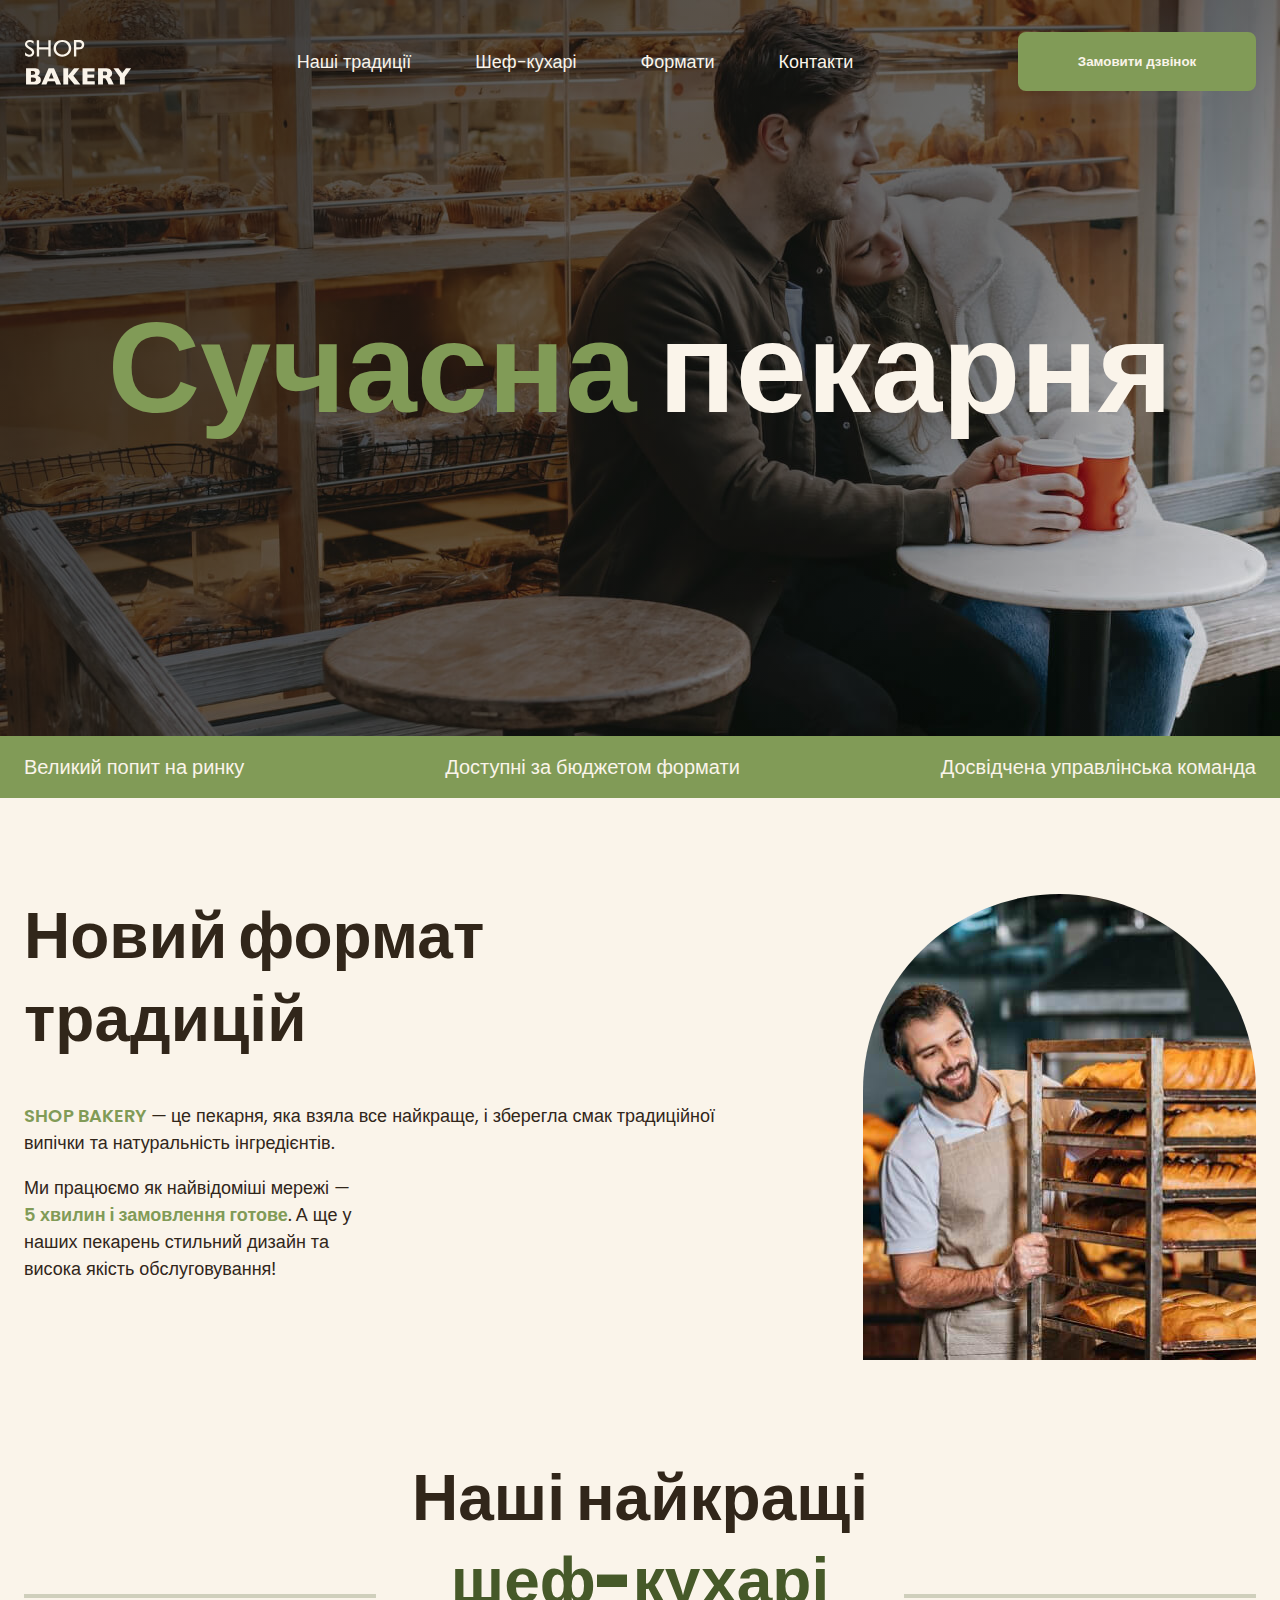
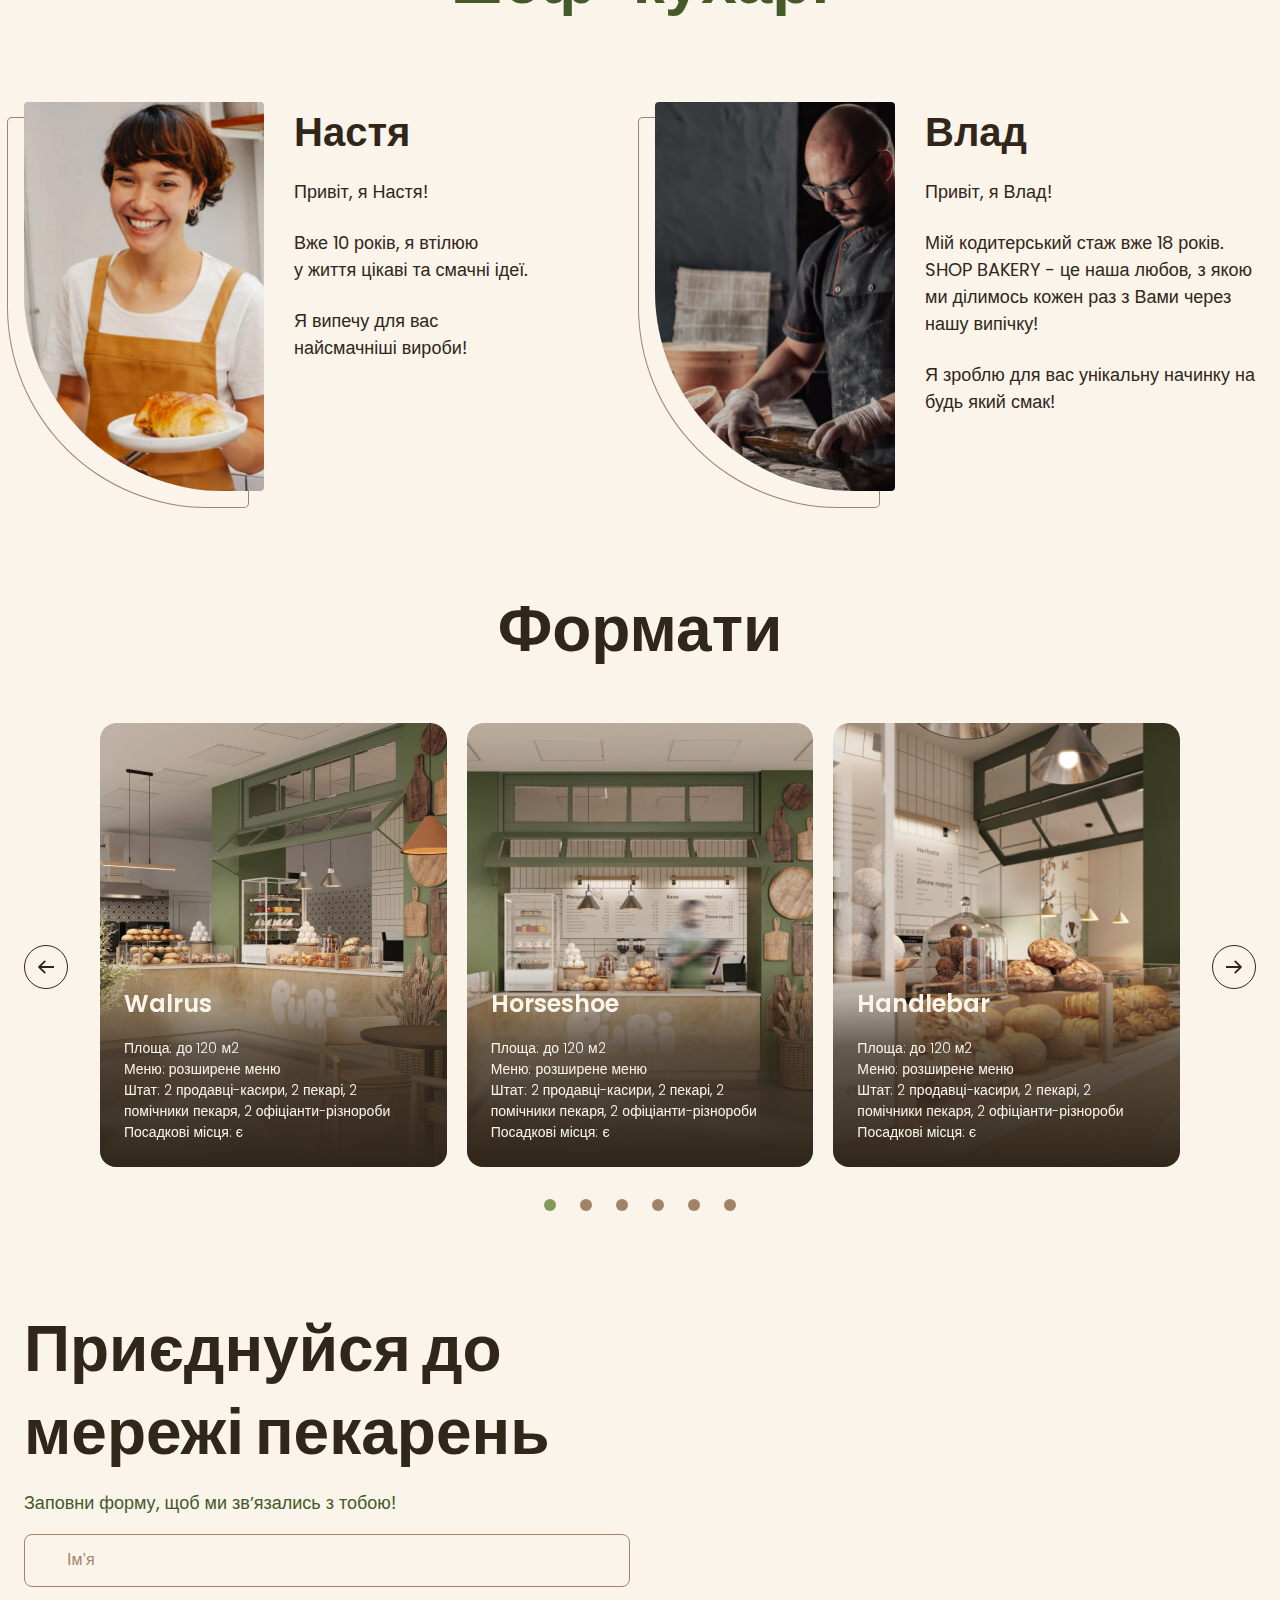
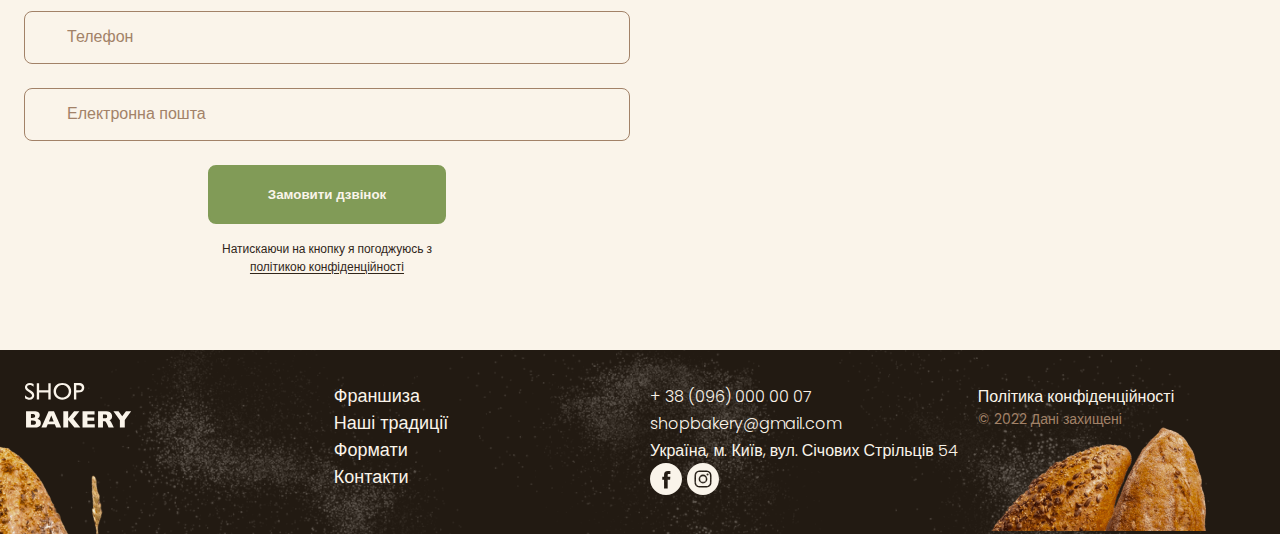
<file: index.html>
<!DOCTYPE html>
<html lang="uk">
  <head>
    <meta charset="UTF-8" />
    <meta name="viewport" content="width=device-width, initial-scale=1.0" />
    <title>Сучасна пекарня</title>
    <!-- Styles -->
    <link rel="stylesheet" href="./css/main.min.css" />
    <link
      rel="stylesheet"
      href="https://cdn.jsdelivr.net/npm/swiper@11/swiper-bundle.min.css"
    />
  </head>
  <body>
    <header class="header">
      <div class="container">
        <div class="header__container">
          <nav class="header__nav">
            <a href="./index.html">
              <!-- Logo -->
              <img src="./images/logo.svg" alt="Логотип сучасної пекарні" />
            </a>
            <ul class="header__menu">
              <li>
                <a class="link" href="#traditions-section">Наші традиції</a>
              </li>
              <li>
                <a class="link" href="#chefs-section">Шеф-кухарі</a>
              </li>
              <li>
                <a class="link" href="#formats-section">Формати</a>
              </li>
              <li>
                <a class="link" href="#contact-section">Контакти</a>
              </li>
            </ul>
          </nav>
          <!-- замовити дзвінок -->
          <button class="header__button button modal-btn-open" type="button">
            Замовити дзвінок
          </button>
          <button class="header__burger menu-btn-open" type="button">
            <svg width="24" height="24">
              <use href="./images/icons.svg#icon-menu"></use>
            </svg>
          </button>
          <div class="mobile-menu">
            <button class="mobile-menu__btn-close menu-btn-close" type="button">
              Close
            </button>
          </div>
        </div>
      </div>
    </header>

    <main>
      <section class="hero-section">
        <div class="container">
          <h1 class="hero-section__title">
            <span class="text-brand">Сучасна</span> пекарня
          </h1>
          <button
            class="hero-section__button button modal-btn-open"
            type="button"
          >
            Замовити дзвінок
          </button>
        </div>
      </section>

      <section class="advantages-section">
        <div class="container">
          <h2 class="visually-hidden">Наші переваги</h2>
          <ul class="advantages-section__list">
            <li class="advantages-section__item">Великий попит на ринку</li>
            <li class="advantages-section__item">
              Доступні за бюджетом формати
            </li>
            <li class="advantages-section__item">
              Досвідчена управлінська команда
            </li>
          </ul>
        </div>
      </section>

      <section class="traditions-section section" id="traditions-section">
        <div class="container">
          <div class="traditions-section__container">
            <div class="traditions-section__content">
              <h2 class="traditions-section__title section__title">
                Новий формат традицій
              </h2>
              <p>
                <span class="text-brand text-bold text-uppercase" lang="en"
                  >shop bakery</span
                >
                — це пекарня, яка взяла все найкраще, і зберегла смак
                традиційної випічки та натуральність інгредієнтів.
              </p>
              <p
                class="traditions-section__text traditions-section__text--limited"
              >
                Ми працюємо як найвідоміші мережі —
                <span class="text-brand text-bold"
                  >5 хвилин і замовлення готове</span
                >. А ще у наших пекарень стильний дизайн та висока якість
                обслуговування!
              </p>
            </div>
            <img
              class="traditions-section__image"
              srcset="./images/baker-man.jpg 1x, ./images/baker-man@2x.jpg 2x"
              src="./images/baker-man.jpg"
              alt="Чоловік пекар дивиться на батони із посмішкою"
            />
          </div>
        </div>
      </section>

      <section class="chefs-section section" id="chefs-section">
        <div class="container">
          <h2
            class="chefs-section__title section__title section__title--centered"
          >
            Наші найкращі <br />
            <span class="text-brand-dark">шеф-кухарі</span>
          </h2>
          <ul class="chefs-section__list">
            <li class="chefs-section__item">
              <article class="chef-card">
                <img
                  class="chef-card__photo"
                  src="./images/nastya-chef.jpg"
                  alt="Настя шеф-кухар"
                />
                <div>
                  <h3 class="chef-card__title">Настя</h3>
                  <p class="chef-card__text">Привіт, я Настя!</p>
                  <p class="chef-card__text">
                    Вже 10 років, я втілюю <br />
                    у життя цікаві та смачні ідеї.
                  </p>
                  <p class="chef-card__text">
                    Я випечу для вас <br />
                    найсмачніші вироби!
                  </p>
                </div>
              </article>
            </li>
            <li class="chefs-section__item">
              <article class="chef-card">
                <img
                  class="chef-card__photo"
                  src="./images/vlad-chef.jpg"
                  alt="Влад шеф-кухар"
                />
                <div>
                  <h3 class="chef-card__title">Влад</h3>
                  <p class="chef-card__text">Привіт, я Влад!</p>
                  <p class="chef-card__text">
                    Мій кодитерський стаж вже 18 років.
                    <span lang="en">SHOP BAKERY</span> - це наша любов, з якою
                    ми ділимось кожен раз з Вами через нашу випічку!
                  </p>
                  <p class="chef-card__text">
                    Я зроблю для вас унікальну начинку на будь який смак!
                  </p>
                </div>
              </article>
            </li>
          </ul>
        </div>
      </section>

      <section class="formats-section section" id="formats-section">
        <div class="container">
          <h2
            class="formats-section__title section__title section__title--centered"
          >
            Формати
          </h2>
          <div class="formats-section__slider">
            <button
              class="formats-section__button carousel-button prev"
              type="button"
            >
              <svg width="16" height="16">
                <use href="./images/icons.svg#icon-arrow-left"></use>
              </svg>
            </button>
            <div class="formats-section__container swiper-container">
              <ul class="formats-section__list swiper-wrapper">
                <li class="swiper-slide">
                  <article class="format-card">
                    <img
                      class="format-card__image"
                      src="./images/walrus-format.jpg"
                      alt="Walrus format"
                    />
                    <h3 class="format-card__title" lang="en">Walrus</h3>
                    <div class="format-card__text">
                      <p>Площа: до 120 м2</p>
                      <p>Меню: розширене меню</p>
                      <p>
                        Штат: 2 продавці-касири, 2 пекарі, 2 помічники пекаря, 2
                        офіціанти-різнороби
                      </p>
                      <p>Посадкові місця: є</p>
                    </div>
                  </article>
                </li>
                <li class="swiper-slide">
                  <article class="format-card">
                    <img
                      class="format-card__image"
                      src="./images/horseshoe-format.jpg"
                      alt="Horseshoe format"
                    />
                    <h3 class="format-card__title" lang="en">Horseshoe</h3>
                    <div class="format-card__text">
                      <p>Площа: до 120 м2</p>
                      <p>Меню: розширене меню</p>
                      <p>
                        Штат: 2 продавці-касири, 2 пекарі, 2 помічники пекаря, 2
                        офіціанти-різнороби
                      </p>
                      <p>Посадкові місця: є</p>
                    </div>
                  </article>
                </li>
                <li class="swiper-slide">
                  <article class="format-card">
                    <img
                      class="format-card__image"
                      src="./images/handlebar-format.jpg"
                      alt="Handlebar format"
                    />
                    <h3 class="format-card__title" lang="en">Handlebar</h3>
                    <div class="format-card__text">
                      <p>Площа: до 120 м2</p>
                      <p>Меню: розширене меню</p>
                      <p>
                        Штат: 2 продавці-касири, 2 пекарі, 2 помічники пекаря, 2
                        офіціанти-різнороби
                      </p>
                      <p>Посадкові місця: є</p>
                    </div>
                  </article>
                </li>
                <li class="swiper-slide">
                  <article class="format-card">
                    <img
                      class="format-card__image"
                      src="./images/walrus-format.jpg"
                      alt="Walrus format"
                    />
                    <h3 class="format-card__title" lang="en">Walrus</h3>
                    <div class="format-card__text">
                      <p>Площа: до 120 м2</p>
                      <p>Меню: розширене меню</p>
                      <p>
                        Штат: 2 продавці-касири, 2 пекарі, 2 помічники пекаря, 2
                        офіціанти-різнороби
                      </p>
                      <p>Посадкові місця: є</p>
                    </div>
                  </article>
                </li>
                <li class="swiper-slide">
                  <article class="format-card">
                    <img
                      class="format-card__image"
                      src="./images/horseshoe-format.jpg"
                      alt="Horseshoe format"
                    />
                    <h3 class="format-card__title" lang="en">Horseshoe</h3>
                    <div class="format-card__text">
                      <p>Площа: до 120 м2</p>
                      <p>Меню: розширене меню</p>
                      <p>
                        Штат: 2 продавці-касири, 2 пекарі, 2 помічники пекаря, 2
                        офіціанти-різнороби
                      </p>
                      <p>Посадкові місця: є</p>
                    </div>
                  </article>
                </li>
                <li class="swiper-slide">
                  <article class="format-card">
                    <img
                      class="format-card__image"
                      src="./images/handlebar-format.jpg"
                      alt="Handlebar format"
                    />
                    <h3 class="format-card__title" lang="en">Handlebar</h3>
                    <div class="format-card__text">
                      <p>Площа: до 120 м2</p>
                      <p>Меню: розширене меню</p>
                      <p>
                        Штат: 2 продавці-касири, 2 пекарі, 2 помічники пекаря, 2
                        офіціанти-різнороби
                      </p>
                      <p>Посадкові місця: є</p>
                    </div>
                  </article>
                </li>
              </ul>
              <div class="pagination">
                <span class="pagination__button"></span>
                <span class="pagination__button"></span>
                <span class="pagination__button"></span>
                <span class="pagination__button"></span>
              </div>
            </div>
            <button
              class="formats-section__button carousel-button next"
              type="button"
            >
              <svg width="16" height="16">
                <use href="./images/icons.svg#icon-arrow-left"></use>
              </svg>
            </button>
          </div>
        </div>
      </section>

      <section class="contact-section section" id="contact-section">
        <div class="container">
          <div class="contact-section__container">
            <div class="contact-section__form">
              <h2 class="contact-section__title section__title">
                Приєднуйся до мережі пекарень
              </h2>
              <p class="contact-section__text">
                Заповни форму, щоб ми звʼязались з тобою!
              </p>
              <!-- Form -->
              <form name="contact-form" autocomplete="off">
                <div class="contact-section__form-field input">
                  <label class="input__label visually-hidden" for="user-name">
                    Ім’я
                  </label>
                  <input
                    class="input__control"
                    type="text"
                    name="user-name"
                    id="user-name"
                    placeholder="Ім’я"
                    minlength="2"
                    maxlength="20"
                    required
                  />
                </div>

                <div class="contact-section__form-field input">
                  <label class="input__label visually-hidden" for="user-tel">
                    Телефон
                  </label>
                  <input
                    class="input__control"
                    type="tel"
                    name="user-tel"
                    id="user-tel"
                    placeholder="Телефон"
                    pattern="^\+[0-9]{12}"
                    required
                  />
                </div>

                <div class="contact-section__form-field input">
                  <label class="input__label visually-hidden" for="user-email">
                    Електронна пошта
                  </label>
                  <input
                    class="input__control"
                    type="email"
                    name="user-email"
                    id="user-email"
                    placeholder="Електронна пошта"
                    required
                  />
                </div>

                <button class="contact-section__button button" type="submit">
                  Замовити дзвінок
                </button>
                <p class="form-terms">
                  Натискаючи на кнопку я погоджуюсь з
                  <a class="form-terms__link" href="#"
                    >політикою конфіденційності</a
                  >
                </p>
              </form>
            </div>
            <iframe
              class="contact-section__map"
              src="https://www.google.com/maps/embed?pb=!1m18!1m12!1m3!1d2540.1638746283643!2d30.486620080736607!3d50.45667302414544!2m3!1f0!2f0!3f0!3m2!1i1024!2i768!4f13.1!3m3!1m2!1s0x40d4ce637bfe1717%3A0x5370c2254ad1b952!2z0LLRg9C70LjRhtGPINCh0ZbRh9C-0LLQuNGFINCh0YLRgNGW0LvRjNGG0ZbQsiwgNTQsINCa0LjRl9CyLCAwMjAwMA!5e0!3m2!1suk!2sua!4v1707239550228!5m2!1suk!2sua"
              allowfullscreen=""
              loading="lazy"
              referrerpolicy="no-referrer-when-downgrade"
            ></iframe>
          </div>
        </div>
      </section>
    </main>

    <footer class="footer">
      <div class="container">
        <div class="footer__container">
          <nav class="footer__nav">
            <div class="footer__logo">
              <a href="./index.html">
                <!-- Logo -->
                <img src="./images/logo.svg" alt="Логотип сучасної пекарні" />
              </a>
            </div>
            <ul class="footer__menu">
              <li><a class="link" href="#">Франшиза</a></li>
              <li>
                <a class="link" href="#traditions-section">Наші традиції</a>
              </li>
              <li><a class="link" href="#formats-section">Формати</a></li>
              <li><a class="link" href="#contact-section">Контакти</a></li>
            </ul>
          </nav>
          <address class="footer__address">
            <div class="footer__address-contacts">
              <ul class="footer__address-list">
                <li>
                  <a class="footer__address-link" href="tel:+380960000007"
                    >+ 38 (096) 000 00 07</a
                  >
                </li>
                <li>
                  <a
                    class="footer__address-link"
                    href="mailto:shopbakery@gmail.com"
                    >shopbakery@gmail.com</a
                  >
                </li>
                <li>
                  <a
                    class="footer__address-link"
                    href="https://maps.app.goo.gl/7vjC6M3Q5BzWtEvc8"
                    target="_blank"
                    >Україна, м. Київ, вул. Січових Стрільців 54
                  </a>
                </li>
              </ul>
              <div>
                <a href="#" target="_blank">
                  <!-- Facebook icon -->
                  <svg class="footer__address-icon" width="32" height="32">
                    <use href="./images/icons.svg#icon-facebook"></use>
                  </svg>
                </a>
                <a href="#" target="_blank">
                  <!-- Instagram icon -->
                  <svg class="footer__address-icon" width="32" height="32">
                    <use href="./images/icons.svg#icon-instagram"></use>
                  </svg>
                </a>
              </div>
            </div>
            <div class="footer__address-info">
              <a class="footer__address-link" href="#" target="_blank"
                >Політика конфіденційності</a
              >
              <p class="footer__address-copyright">&copy; 2022 Дані захищені</p>
            </div>
          </address>
        </div>
      </div>
    </footer>

    <!-- Modal -->
    <div class="backdrop is-hidden">
      <div class="modal">
        <button class="modal__btn-close modal-btn-close" type="button">
          Close
        </button>
        <h2>Замовити дзвінок</h2>
        <p>Залишіть заявку та наш спеціаліст зв'яжеться з Вами!</p>
        <form name="modal-form" autocomplete="off">
          <div class="modal__form-field input">
            <label class="input__label visually-hidden" for="modal-user-name">
              Ім’я
            </label>
            <input
              class="input__control"
              type="text"
              name="modal-user-name"
              id="modal-user-name"
              placeholder="Ім’я"
              minlength="2"
              maxlength="20"
              required
            />
          </div>

          <div class="modal__form-field input">
            <label class="input__label visually-hidden" for="modal-user-tel">
              Телефон
            </label>
            <input
              class="input__control"
              type="tel"
              name="modal-user-tel"
              id="modal-user-tel"
              placeholder="Телефон"
              pattern="^\+[0-9]{12}"
              required
            />
          </div>

          <div class="modal__form-field input">
            <label class="input__label visually-hidden" for="modal-user-email">
              Електронна пошта
            </label>
            <input
              class="input__control"
              type="email"
              name="modal-user-email"
              id="modal-user-email"
              placeholder="Електронна пошта"
              required
            />
          </div>

          <!-- <div class="checkbox">
            <input
              class="checkbox-input visually-hidden"
              type="checkbox"
              id="terms-conditions"
              name="terms-conditions"
            />
            <label class="checkbox-label" for="terms-conditions">
              Я точно погоджуюсь з політикою конфіденційності
            </label>
          </div> -->

          <button class="modal__button button" type="submit">
            Замовити дзвінок
          </button>
          <p class="form-terms">
            Натискаючи на кнопку я погоджуюсь з
            <a class="form-terms__link" href="#">політикою конфіденційності</a>
          </p>
        </form>
      </div>
    </div>

    <script src="https://cdn.jsdelivr.net/npm/swiper@11/swiper-bundle.min.js"></script>

    <script src="./js/modal.js"></script>
    <script src="./js/mobile-menu.js"></script>
    <script src="./js/formats-slider.js"></script>
  </body>
</html>
</file>
<file: css/main.min.css>
@font-face{font-display:swap;font-family:"Poppins";font-weight:300;src:url("../fonts/poppins-v20-latin-300.woff2") format("woff2")}@font-face{font-display:swap;font-family:"Poppins";font-weight:400;src:url("../fonts/poppins-v20-latin-regular.woff2") format("woff2")}@font-face{font-display:swap;font-family:"Poppins";font-weight:600;src:url("../fonts/poppins-v20-latin-600.woff2") format("woff2")}@font-face{font-display:swap;font-family:"Poppins";font-weight:900;src:url("../fonts/poppins-v20-latin-900.woff2") format("woff2")}:root{--color-primary-dark: #31261a;--color-primary-light: #faf4ea;--color-secondary-dark: #a28268;--color-brand-dark: #465929;--color-brand-normal: #819b57;--color-brand-light: #cfcfbc}*,*::before,*::after{-webkit-box-sizing:border-box;box-sizing:border-box}body{color:var(--color-primary-dark);background-color:var(--color-primary-light);font-family:"Poppins",sans-serif;font-size:16px;font-weight:300;line-height:1.5;margin:0}@media screen and (min-width: 768px){body{font-size:18px;font-weight:400}}h1,h2,h3,h4,h5,h6,p{margin-top:0}img{display:block;max-width:100%;height:auto;-o-object-fit:cover;object-fit:cover}a{display:inline-block}address{font-style:normal}ul{margin:0;padding:0;list-style-type:none}.visually-hidden{position:absolute;left:-10000px;top:auto;width:1px;height:1px;overflow:hidden}.text-brand{color:var(--color-brand-normal)}.text-brand-dark{color:var(--color-brand-dark)}.text-bold{font-weight:600}.text-uppercase{text-transform:uppercase}.button{display:block;color:var(--color-primary-light);font-weight:600;background-color:var(--color-brand-normal);border:2px solid var(--color-brand-normal);border-radius:8px;cursor:pointer;padding:16px 32px;width:238px;height:59px}.button:hover,.button:focus{color:var(--color-brand-dark);background-color:rgba(0,0,0,0)}.carousel-button{display:-webkit-box;display:-ms-flexbox;display:flex;-webkit-box-align:center;-ms-flex-align:center;align-items:center;-webkit-box-pack:center;-ms-flex-pack:center;justify-content:center;-ms-flex-negative:0;flex-shrink:0;width:44px;height:44px;padding:0;fill:var(--color-primary-dark);background-color:rgba(0,0,0,0);border-radius:50%;border:1px solid var(--color-primary-dark);cursor:pointer}.carousel-button:hover{background-color:var(--color-primary-dark);fill:var(--color-primary-light)}.carousel-button.next{-webkit-transform:rotate(180deg);transform:rotate(180deg)}.chef-card{display:-webkit-box;display:-ms-flexbox;display:flex;-webkit-box-align:start;-ms-flex-align:start;align-items:flex-start;gap:16px}@media screen and (min-width: 1280px){.chef-card{gap:30px}}.chef-card__photo{width:140px;border-radius:4px 4px 4px 200px;-webkit-box-shadow:-16px 16px 0 0 var(--color-primary-light),-16px 16px 0 1px var(--color-secondary-dark);box-shadow:-16px 16px 0 0 var(--color-primary-light),-16px 16px 0 1px var(--color-secondary-dark)}@media screen and (min-width: 1280px){.chef-card__photo{width:240px}}.chef-card__title{margin-bottom:16px;font-weight:600;font-size:24px}@media screen and (min-width: 768px){.chef-card__title{font-size:40px}}.chef-card__text{font-size:14px;margin-bottom:24px}.chef-card__text:last-child{margin-bottom:0}@media screen and (min-width: 768px){.chef-card__text{font-size:18px}}.format-card{position:relative;display:-webkit-box;display:-ms-flexbox;display:flex;-webkit-box-orient:vertical;-webkit-box-direction:normal;-ms-flex-direction:column;flex-direction:column;-webkit-box-pack:end;-ms-flex-pack:end;justify-content:flex-end;height:444px;padding:24px;background-image:-webkit-gradient(linear, left top, left bottom, color-stop(55.21%, rgba(49, 38, 26, 0)), color-stop(72.92%, rgba(49, 38, 26, 0.71)), to(var(--color-primary-dark)));background-image:linear-gradient(180deg, rgba(49, 38, 26, 0) 55.21%, rgba(49, 38, 26, 0.71) 72.92%, var(--color-primary-dark) 100%);border-radius:16px;overflow:hidden}.format-card__image{position:absolute;border-radius:16px;top:0;left:0;width:100%;height:100%;z-index:-1}.format-card__title{font-weight:600;font-size:24px;color:var(--color-primary-light);margin-bottom:16px}.format-card__text{font-weight:300;font-size:14px;color:var(--color-primary-light)}.format-card__text p{margin:0}.input{position:relative}.input__label{left:42px;top:16px}.input__control{padding:16px 42px;width:100%;font-size:16px;line-height:1.17;border:1px solid var(--color-secondary-dark);border-radius:8px;background-color:rgba(0,0,0,0)}.input__control:focus{border-color:var(--color-brand-normal);outline:none}.input__control::-webkit-input-placeholder{color:var(--color-secondary-dark);font-size:16px;line-height:1.17}.input__control::-moz-placeholder{color:var(--color-secondary-dark);font-size:16px;line-height:1.17}.input__control:-ms-input-placeholder{color:var(--color-secondary-dark);font-size:16px;line-height:1.17}.input__control::-ms-input-placeholder{color:var(--color-secondary-dark);font-size:16px;line-height:1.17}.input__control::placeholder{color:var(--color-secondary-dark);font-size:16px;line-height:1.17}.input__control:focus::-webkit-input-placeholder{color:var(--color-primary-dark)}.input__control:focus::-moz-placeholder{color:var(--color-primary-dark)}.input__control:focus:-ms-input-placeholder{color:var(--color-primary-dark)}.input__control:focus::-ms-input-placeholder{color:var(--color-primary-dark)}.input__control:focus::placeholder{color:var(--color-primary-dark)}.link{color:var(--color-primary-light);line-height:1.5;text-decoration:none;-webkit-transition:color .3s;transition:color .3s}.link:hover,.link:focus{color:var(--color-brand-normal)}.pagination{display:-webkit-box;display:-ms-flexbox;display:flex;-webkit-box-align:center;-ms-flex-align:center;align-items:center;-webkit-box-pack:center;-ms-flex-pack:center;justify-content:center;gap:24px}.pagination__button{width:12px;height:12px;padding:0;background-color:var(--color-secondary-dark);border-radius:50%}.pagination__button--active{background-color:var(--color-brand-normal)}.advantages-section{padding:16px 0}@media screen and (min-width: 768px){.advantages-section{background-color:var(--color-brand-normal)}}.advantages-section__list{display:-webkit-box;display:-ms-flexbox;display:flex;-webkit-box-orient:vertical;-webkit-box-direction:normal;-ms-flex-direction:column;flex-direction:column;gap:16px;padding:24px 40px;background-color:var(--color-brand-light);border-radius:24px}@media screen and (min-width: 768px){.advantages-section__list{-webkit-box-orient:horizontal;-webkit-box-direction:normal;-ms-flex-direction:row;flex-direction:row;-webkit-box-pack:justify;-ms-flex-pack:justify;justify-content:space-between;gap:40px;padding:0;background-color:rgba(0,0,0,0);border-radius:0}}.advantages-section__item{font-size:14px;font-weight:300}@media screen and (min-width: 768px){.advantages-section__item{color:var(--color-primary-light);font-size:20px}}.chefs-section__title{position:relative;margin:0 auto 24px}@media screen and (min-width: 1280px){.chefs-section__title{margin-bottom:80px}}.chefs-section__title::before,.chefs-section__title::after{display:none;position:absolute;bottom:24px;width:352px;border:2px solid var(--color-brand-light);content:""}@media screen and (min-width: 1280px){.chefs-section__title::before,.chefs-section__title::after{display:block}}.chefs-section__title::before{left:0}.chefs-section__title::after{right:0}.chefs-section__list{display:-webkit-box;display:-ms-flexbox;display:flex;-webkit-box-orient:vertical;-webkit-box-direction:normal;-ms-flex-direction:column;flex-direction:column;-ms-flex-wrap:wrap;flex-wrap:wrap;gap:20px}@media screen and (min-width: 768px){.chefs-section__list{-webkit-box-orient:horizontal;-webkit-box-direction:normal;-ms-flex-direction:row;flex-direction:row;gap:40px 30px}}@media screen and (min-width: 768px){.chefs-section__item{-ms-flex-preferred-size:calc((100% - 30px)/2);flex-basis:calc((100% - 30px)/2)}}.contact-section{padding-bottom:96px}.contact-section__container{display:-webkit-box;display:-ms-flexbox;display:flex;-webkit-box-orient:vertical;-webkit-box-direction:normal;-ms-flex-direction:column;flex-direction:column;gap:24px}@media screen and (min-width: 768px){.contact-section__container{-webkit-box-orient:horizontal;-webkit-box-direction:normal;-ms-flex-direction:row;flex-direction:row;gap:32px}}.contact-section__title{font-size:36px;margin-bottom:8px}@media screen and (min-width: 768px){.contact-section__title{margin-bottom:16px}}.contact-section__text{color:var(--color-brand-dark)}.contact-section__form-field{margin-bottom:24px}.contact-section__button{display:block;margin:0 auto 16px}.contact-section__map{-ms-flex-negative:0;flex-shrink:0;margin:0 -24px;height:176px;border:none;border-radius:16px}@media screen and (min-width: 768px){.contact-section__map{margin:auto;width:320px;height:595px}}@media screen and (min-width: 1280px){.contact-section__map{width:594px;height:595px}}.container{width:100%;max-width:1288px;margin:0 auto;padding:0 24px}.formats-section__slider{display:-webkit-box;display:-ms-flexbox;display:flex;-webkit-box-align:center;-ms-flex-align:center;align-items:center;gap:32px}.formats-section__container{overflow:hidden}.formats-section__list{margin-bottom:32px}.formats-section__button{display:none}@media screen and (min-width: 768px){.formats-section__button{display:-webkit-box;display:-ms-flexbox;display:flex}}.form-terms{margin:0 auto;max-width:210px;font-weight:500;font-size:12px;line-height:1.5;text-align:center}.form-terms__link{color:var(--color-primary-dark);text-underline-offset:2px}.footer{padding:32px 0;position:relative;background-color:var(--color-primary-dark);background-image:url("../images/footer-bg.png");background-repeat:no-repeat;background-size:cover;background-position:center}.footer::before,.footer::after{position:absolute;bottom:0;background-repeat:no-repeat;content:""}.footer::before{width:180px;height:120px;left:0;background-image:url("../images/decor-bread-small.png")}.footer::after{width:380px;height:190px;right:0;background-image:url("../images/decor-bread-large.png")}.footer__container{display:-webkit-box;display:-ms-flexbox;display:flex;-webkit-box-orient:vertical;-webkit-box-direction:normal;-ms-flex-direction:column;flex-direction:column;gap:20px}@media screen and (min-width: 768px){.footer__container{-webkit-box-orient:horizontal;-webkit-box-direction:normal;-ms-flex-direction:row;flex-direction:row}}.footer__nav,.footer__address{display:-webkit-box;display:-ms-flexbox;display:flex;-webkit-box-orient:vertical;-webkit-box-direction:normal;-ms-flex-direction:column;flex-direction:column;gap:20px;text-align:center}@media screen and (min-width: 768px){.footer__nav,.footer__address{-webkit-box-orient:horizontal;-webkit-box-direction:normal;-ms-flex-direction:row;flex-direction:row;-ms-flex-preferred-size:50%;flex-basis:50%;text-align:left}}.footer__logo,.footer__menu{-webkit-box-flex:1;-ms-flex-positive:1;flex-grow:1}.footer__address-list,.footer__address-info{-webkit-box-flex:1;-ms-flex-positive:1;flex-grow:1}.footer__address-link{color:var(--color-primary-light);font-weight:300;font-size:16px;text-decoration:none}.footer__address-link:hover,.footer__address-link:focus{color:var(--color-brand-normal);text-decoration:none}.footer__address-icon{fill:var(--color-primary-light)}.footer__address-icon:hover,.footer__address-icon:focus{fill:var(--color-brand-normal)}.footer__address-copyright{font-size:14px;color:var(--color-secondary-dark)}.header{position:absolute;top:0;left:0;width:100%;padding-top:16px}@media screen and (min-width: 1280px){.header{padding-top:32px}}.header__container{display:-webkit-box;display:-ms-flexbox;display:flex;-webkit-box-align:center;-ms-flex-align:center;align-items:center;gap:40px}.header__nav{display:-webkit-box;display:-ms-flexbox;display:flex;-webkit-box-align:center;-ms-flex-align:center;align-items:center;-webkit-box-flex:1;-ms-flex-positive:1;flex-grow:1;gap:40px}.header__menu{display:none}@media screen and (min-width: 1280px){.header__menu{display:-webkit-box;display:-ms-flexbox;display:flex;gap:64px;-webkit-box-flex:1;-ms-flex-positive:1;flex-grow:1;-webkit-box-pack:center;-ms-flex-pack:center;justify-content:center}}.header__button{display:none}@media screen and (min-width: 1280px){.header__button{display:block}}.header__burger{width:24px;height:24px;padding:0;background-color:rgba(0,0,0,0);border:none;fill:var(--color-primary-light)}@media screen and (min-width: 1280px){.header__burger{display:none}}.hero-section{padding:124px 0;background-image:linear-gradient(127deg, rgba(18, 18, 17, 0.78) 0%, rgba(18, 18, 17, 0.6) 63.89%, rgba(18, 18, 17, 0) 100%),url("../images/hero-section-bg.jpg");background-repeat:no-repeat;background-position:center top;background-size:cover}@media screen and (min-width: 1280px){.hero-section{padding:272px 0}}@media screen and (min-device-pixel-ratio: 2),(-webkit-min-device-pixel-ratio: 2),(min-resolution: 192dpi),(min-resolution: 2dppx){.hero-section{background-image:linear-gradient(127deg, rgba(18, 18, 17, 0.78) 0%, rgba(18, 18, 17, 0.6) 63.89%, rgba(18, 18, 17, 0) 100%),url("../images/hero-section-bg@2x.jpg")}}.hero-section__title{margin-bottom:48px;color:var(--color-primary-light);text-align:center;font-size:67px;line-height:1;font-weight:900}@media screen and (min-width: 1280px){.hero-section__title{margin-bottom:0;font-size:128px;line-height:1.5}}.hero-section__button{margin:0 auto}@media screen and (min-width: 1280px){.hero-section__button{display:none}}.mobile-menu{position:fixed;top:0;left:0;width:100%;height:100%;background-color:var(--color-primary-light);-webkit-transform:translateX(100%);transform:translateX(100%);-webkit-transition:-webkit-transform .3s;transition:-webkit-transform .3s;transition:transform .3s;transition:transform .3s, -webkit-transform .3s}.mobile-menu.is-open{-webkit-transform:translateX(0);transform:translateX(0)}.mobile-menu__btn-close{position:absolute;top:16px;right:24px}.backdrop{position:fixed;top:0;right:0;bottom:0;left:0;display:-webkit-box;display:-ms-flexbox;display:flex;-webkit-box-align:center;-ms-flex-align:center;align-items:center;-webkit-box-pack:center;-ms-flex-pack:center;justify-content:center;padding:20px;background-color:rgba(49,38,26,.4);-webkit-transition:opacity .4s,visibility .4s;transition:opacity .4s,visibility .4s}.backdrop.is-hidden{opacity:0;visibility:hidden;pointer-events:none}.modal{position:relative;width:100%;max-width:880px;height:100%;max-height:880px;padding:48px;background-color:var(--color-primary-light);border-radius:32px;overflow-y:auto}@media screen and (min-width: 768px){.modal{padding:128px}}.modal__btn-close{position:absolute;top:40px;right:40px}.modal__form-field{margin-bottom:32px}.modal__button{margin:0 auto 24px}.section{padding:20px 0}@media screen and (min-width: 768px){.section{padding:48px 0}}.section__title{font-weight:900;font-size:32px;line-height:1.5}@media screen and (min-width: 768px){.section__title{font-size:64px;line-height:1.3}}.section__title--centered{text-align:center}.traditions-section{padding-top:40px}@media screen and (min-width: 768px){.traditions-section{padding-top:96px}}.traditions-section__container{display:-webkit-box;display:-ms-flexbox;display:flex;-webkit-box-align:start;-ms-flex-align:start;align-items:flex-start;-webkit-box-pack:justify;-ms-flex-pack:justify;justify-content:space-between;gap:40px}.traditions-section__content{max-width:710px}.traditions-section__title{margin-bottom:42px}.traditions-section__text--limited{max-width:340px}.traditions-section__image{display:none;border-radius:400px 400px 0px 0px}@media screen and (min-width: 768px){.traditions-section__image{display:block}}/*# sourceMappingURL=main.min.css.map */
</file>
